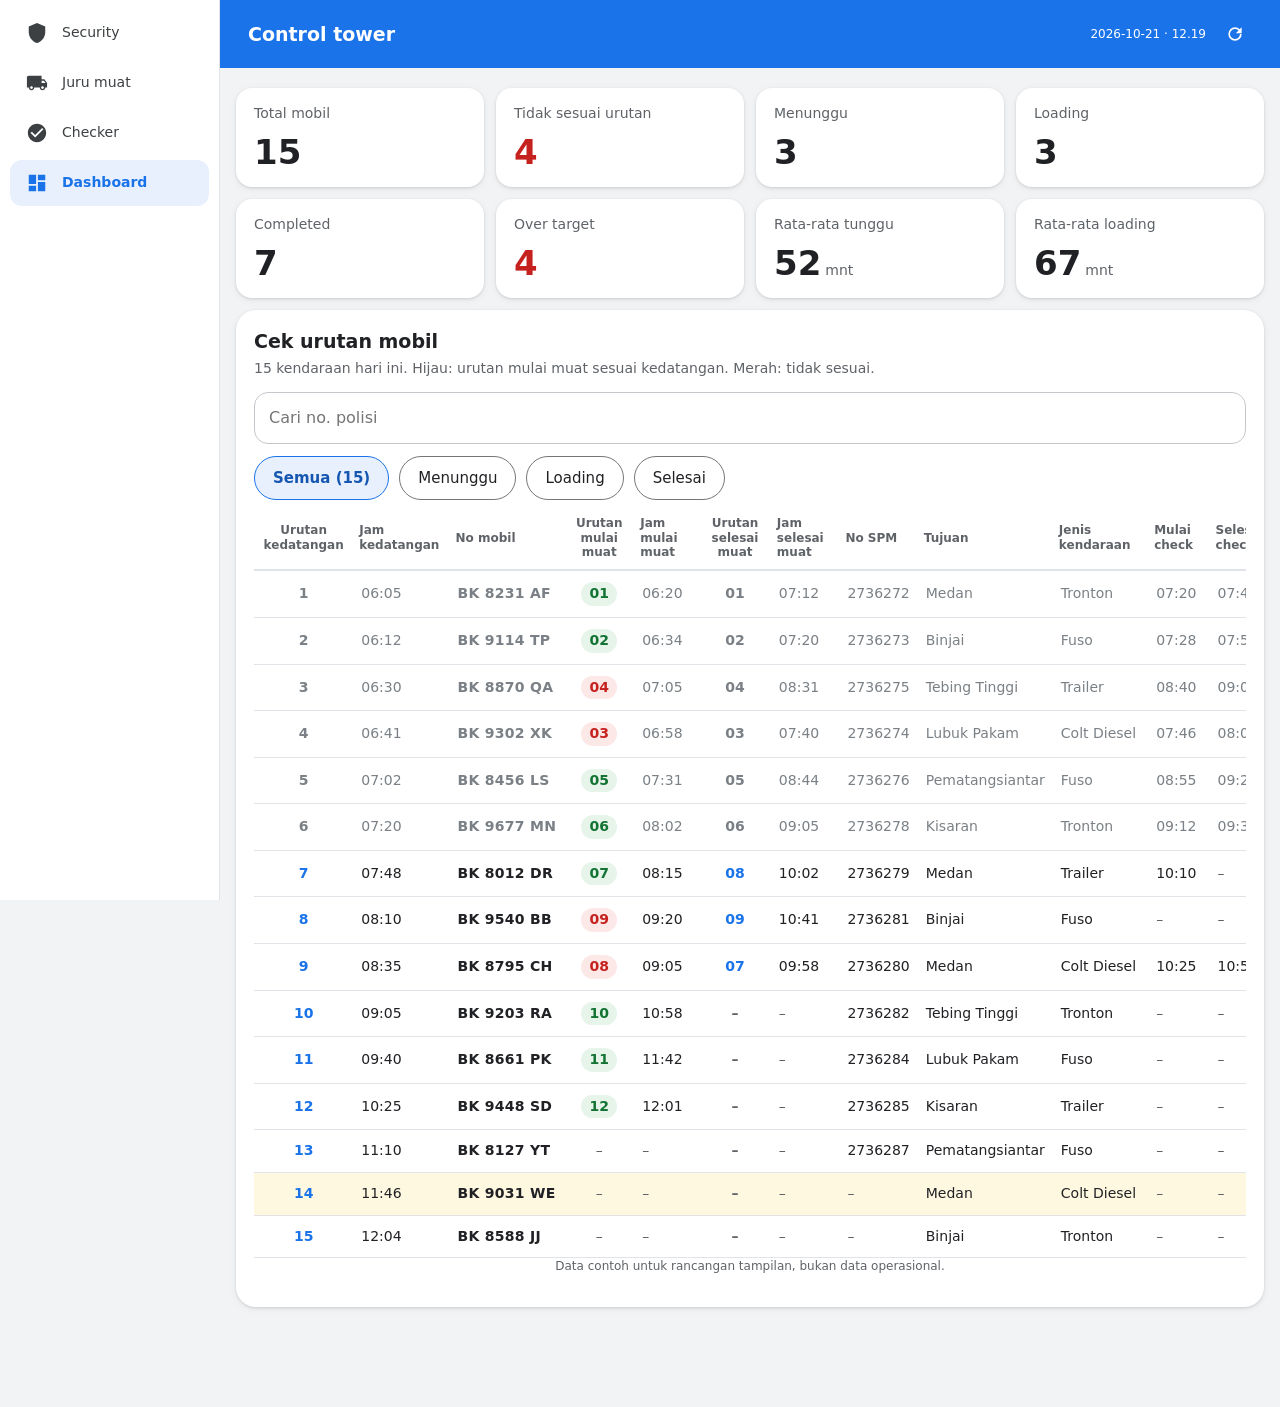
<file: index.html>
<!DOCTYPE html>
<html lang="id">
<head>
  <meta charset="utf-8">
  <meta name="viewport" content="width=device-width, initial-scale=1">
  <title>Control tower</title>
  <link rel="stylesheet" href="style.css">
</head>
<body>

  <nav class="nav" aria-label="Menu" id="nav"></nav>

  <div>
    <header class="header">
      <h1>Control tower</h1>
      <div class="header-kanan">
        <span id="jam">2026-10-21 · 12.19</span>
        <button class="btn-icon" id="btnRefresh" aria-label="Muat ulang">
          <svg viewBox="0 0 24 24"><path d="M17.65 6.35A7.96 7.96 0 0012 4a8 8 0 108 8h-2a6 6 0 11-1.76-4.24L13 11h7V4l-2.35 2.35z"/></svg>
        </button>
      </div>
    </header>

    <main>
      <section class="ringkasan" id="ringkasan" aria-label="Ringkasan"></section>

      <section class="panel">
        <h2>Cek urutan mobil</h2>
        <p class="redup" id="subjudul"></p>
        <input type="search" id="cari" placeholder="Cari no. polisi" aria-label="Cari no. polisi" autocomplete="off">
        <div class="filter" id="filter" role="group" aria-label="Filter status"></div>

        <div class="tabel-wrap">
          <table>
            <thead>
              <tr>
                <th class="tengah">Urutan kedatangan</th>
                <th>Jam kedatangan</th>
                <th>No mobil</th>
                <th class="tengah">Urutan mulai muat</th>
                <th>Jam mulai muat</th>
                <th class="tengah">Urutan selesai muat</th>
                <th>Jam selesai muat</th>
                <th>No SPM</th>
                <th>Tujuan</th>
                <th>Jenis kendaraan</th>
                <th>Mulai check</th>
                <th>Selesai check</th>
                <th>Security check out</th>
              </tr>
            </thead>
            <tbody id="isiTabel"></tbody>
          </table>
        </div>

        <p class="catatan">Data contoh untuk rancangan tampilan, bukan data operasional.</p>
      </section>
    </main>
  </div>

  <div class="overlay" id="overlay" hidden>
    <div class="rincian" id="rincian" role="dialog" aria-modal="true"></div>
  </div>
  <div class="toast" id="toast" hidden></div>

  <script src="script.js"></script>
</body>
</html>
</file>
<file: style.css>
:root {
  --biru: #1a73e8;
  --biru-tua: #1557b0;
  --bg: #f1f3f4;
  --teks: #202124;
  --abu: #5f6368;
  --garis: #e0e3e7;
  --hijau: #137333;
  --merah: #c5221f;
}

* { box-sizing: border-box; }
html, body { margin: 0; }

body {
  font: 14px/1.4 system-ui, -apple-system, "Segoe UI", Roboto, sans-serif;
  color: var(--teks);
  background: var(--bg);
  display: grid;
  grid-template-columns: 220px minmax(0, 1fr);
  min-height: 100vh;
}

button, input { font: inherit; color: inherit; }
:focus-visible { outline: 3px solid #f9ab00; outline-offset: 2px; }
[hidden] { display: none !important; }

/* menu samping */
.nav {
  background: #fff;
  border-right: 1px solid var(--garis);
  padding: 10px;
  display: flex;
  flex-direction: column;
  gap: 4px;
  position: sticky;
  top: 0;
  height: 100vh;
}
.nav button {
  display: flex;
  align-items: center;
  gap: 14px;
  padding: 12px 16px;
  border: 0;
  background: none;
  border-radius: 12px;
  color: #3c4043;
  cursor: pointer;
  text-align: left;
}
.nav button.aktif { background: #e8f0fe; color: var(--biru); font-weight: 600; }
.nav svg { width: 22px; height: 22px; fill: currentColor; flex: none; }

/* header */
.header {
  background: var(--biru);
  color: #fff;
  height: 68px;
  padding: 0 28px;
  display: flex;
  align-items: center;
  justify-content: space-between;
}
.header h1 { margin: 0; font-size: 19px; font-weight: 600; }
.header-kanan { display: flex; align-items: center; gap: 12px; font-size: 12px; }

.btn-icon {
  background: none;
  border: 0;
  color: #fff;
  width: 34px;
  height: 34px;
  border-radius: 50%;
  cursor: pointer;
  display: grid;
  place-items: center;
}
.btn-icon svg { width: 20px; height: 20px; fill: currentColor; }
.btn-icon:active { background: #ffffff33; }
.berputar svg { animation: putar .7s linear; }
@keyframes putar { to { transform: rotate(360deg); } }

main {
  max-width: 1500px;
  margin: 0 auto;
  padding: 20px 16px 100px;
  display: flex;
  flex-direction: column;
  gap: 12px;
}

/* kartu ringkasan */
.ringkasan { display: grid; grid-template-columns: repeat(2, minmax(0, 1fr)); gap: 12px; }
.ringkasan > div {
  background: #fff;
  border-radius: 16px;
  padding: 16px 18px;
  box-shadow: 0 1px 3px #0000001f, 0 2px 8px #0000000d;
}
.ringkasan span { display: block; font-size: 14px; color: var(--abu); }
.ringkasan b { display: block; font-size: 34px; font-weight: 600; margin-top: 10px; line-height: 1.1; }
.ringkasan b small { font-size: 14px; font-weight: 500; color: var(--abu); margin-left: 4px; }
.ringkasan .ok b { color: var(--hijau); }
.ringkasan .bad b { color: var(--merah); }

/* panel daftar */
.panel {
  background: #fff;
  border-radius: 20px;
  padding: 16px 12px;
  box-shadow: 0 1px 3px #0000001f, 0 2px 8px #0000000d;
}
.panel h2 { font-size: 19px; margin: 0 0 4px; }
.panel > p { margin: 0 0 14px; }
.redup { color: var(--abu); }

input[type=search] {
  width: 100%;
  min-height: 52px;
  padding: 12px 14px;
  border: 1px solid #c4c7cc;
  border-radius: 14px;
  background: #fff;
  font-size: 16px;
}
input[type=search]:focus { outline: 2px solid var(--biru); border-color: var(--biru); }

.filter { display: flex; gap: 6px; overflow-x: auto; padding: 12px 0 6px; scrollbar-width: none; }
.filter::-webkit-scrollbar { display: none; }
.filter button {
  flex: none;
  background: #fff;
  border: 1px solid #747775;
  border-radius: 999px;
  min-height: 40px;
  padding: 8px 10px;
  font-size: 13px;
  cursor: pointer;
}
.filter button.aktif {
  background: #e8f0fe;
  color: var(--biru-tua);
  border-color: var(--biru);
  font-weight: 600;
}

.tabel-wrap { overflow-x: auto; }
table { border-collapse: collapse; width: 100%; min-width: 1100px; white-space: nowrap; }
th {
  font-size: 11px;
  font-weight: 600;
  color: var(--abu);
  text-align: left;
  padding: 10px 3px;
  border-bottom: 2px solid var(--garis);
  white-space: normal;
  line-height: 1.2;
}
td { padding: 11px 3px; border-bottom: 1px solid var(--garis); font-size: 13px; }
tbody tr { cursor: pointer; }
tbody tr:hover td { background: #f8f9fa; }
tr.berikutnya td { background: #fff8e1; }
tr.sudah-keluar td { color: #7a8085; }

.tengah { text-align: center; }
.angka-biru { font-weight: 700; color: var(--biru); }
.plat { font-weight: 600; letter-spacing: .02em; }

.urut {
  display: inline-block;
  min-width: 34px;
  text-align: center;
  padding: 2px 8px;
  border-radius: 999px;
  font-weight: 700;
}
.urut.ok { background: #e6f4ea; color: var(--hijau); }
.urut.bad { background: #fce8e6; color: var(--merah); }

.tag {
  display: inline-block;
  padding: 3px 8px;
  border-radius: 999px;
  font-size: 11px;
  font-weight: 600;
  line-height: 1.3;
  white-space: nowrap;
}
.tag.ok { background: #e6f4ea; color: var(--hijau); }
.tag.bad { background: #fce8e6; color: var(--merah); }
.tag.belum { background: #eceff3; color: var(--abu); }

.kosong { text-align: center; padding: 24px 8px; color: var(--abu); }
.catatan { margin: 14px 0 0; font-size: 12px; color: var(--abu); text-align: center; }

/* rincian kendaraan */
.overlay {
  position: fixed;
  inset: 0;
  background: #0006;
  display: flex;
  align-items: flex-end;
  justify-content: center;
  z-index: 20;
  animation: muncul .18s ease-out;
}
.rincian {
  background: #fff;
  width: 100%;
  max-width: 480px;
  border-radius: 18px 18px 0 0;
  padding: 18px 18px 24px;
  max-height: 92vh;
  overflow: auto;
  animation: naik .22s ease-out;
}
.rincian h3 { margin: 0 0 2px; font-size: 20px; }
.rincian dl {
  margin: 12px 0;
  display: grid;
  grid-template-columns: 120px 1fr;
  border-top: 1px solid var(--garis);
}
.rincian dt, .rincian dd { margin: 0; padding: 9px 0; border-bottom: 1px solid var(--garis); }
.rincian dt { color: var(--abu); }
.rincian dd.lewat { color: var(--merah); font-weight: 600; }

.btn-tutup {
  font-weight: 600;
  border: 0;
  border-radius: 999px;
  min-height: 48px;
  padding: 11px 22px;
  background: #e8f0fe;
  color: var(--biru);
  cursor: pointer;
  width: 100%;
}
.btn-tutup:active { transform: scale(.97); }

.toast {
  position: fixed;
  left: 50%;
  bottom: 90px;
  transform: translateX(-50%);
  background: #202124;
  color: #fff;
  padding: 11px 18px;
  border-radius: 999px;
  z-index: 30;
  max-width: 90vw;
  animation: muncul .18s ease-out;
}

@keyframes muncul { from { opacity: 0; } }
@keyframes naik { from { transform: translateY(28px); opacity: 0; } }

/* layar >= 430px */
@media (min-width: 430px) {
  .panel { padding: 18px; }
  .filter { gap: 10px; }
  .filter button { min-height: 44px; padding: 8px 18px; font-size: 15px; }
  th { font-size: 12px; padding: 10px 6px; }
  td { padding: 11px 8px; font-size: 14px; }
  .tag { font-size: 12px; padding: 3px 10px; }
}

/* tablet / desktop */
@media (min-width: 721px) {
  .ringkasan { grid-template-columns: repeat(4, minmax(0, 1fr)); }
  .overlay { align-items: center; }
  .rincian { border-radius: 18px; }
}

/* hp: menu pindah ke bawah */
@media (max-width: 720px) {
  body { display: block; padding-bottom: 64px; }
  .nav {
    position: fixed;
    left: 0; right: 0; bottom: 0; top: auto;
    height: 60px;
    flex-direction: row;
    justify-content: space-around;
    padding: 4px;
    z-index: 10;
    border-right: 0;
    border-top: 1px solid var(--garis);
  }
  .nav button {
    flex-direction: column;
    gap: 2px;
    padding: 4px 10px;
    font-size: 11px;
    border-radius: 10px;
    justify-content: center;
  }
  .header { height: 56px; padding: 0 16px; }
  .toast { bottom: 130px; }
}

@media (max-width: 400px) {
  main { padding-left: 12px; padding-right: 12px; }
  .filter { gap: 5px; }
  .filter button { font-size: 12.5px; padding: 8px 7px; }
  .ringkasan b { font-size: 30px; }
}

@media (prefers-reduced-motion: reduce) {
  * { animation: none !important; transition: none !important; }
}
</file>
